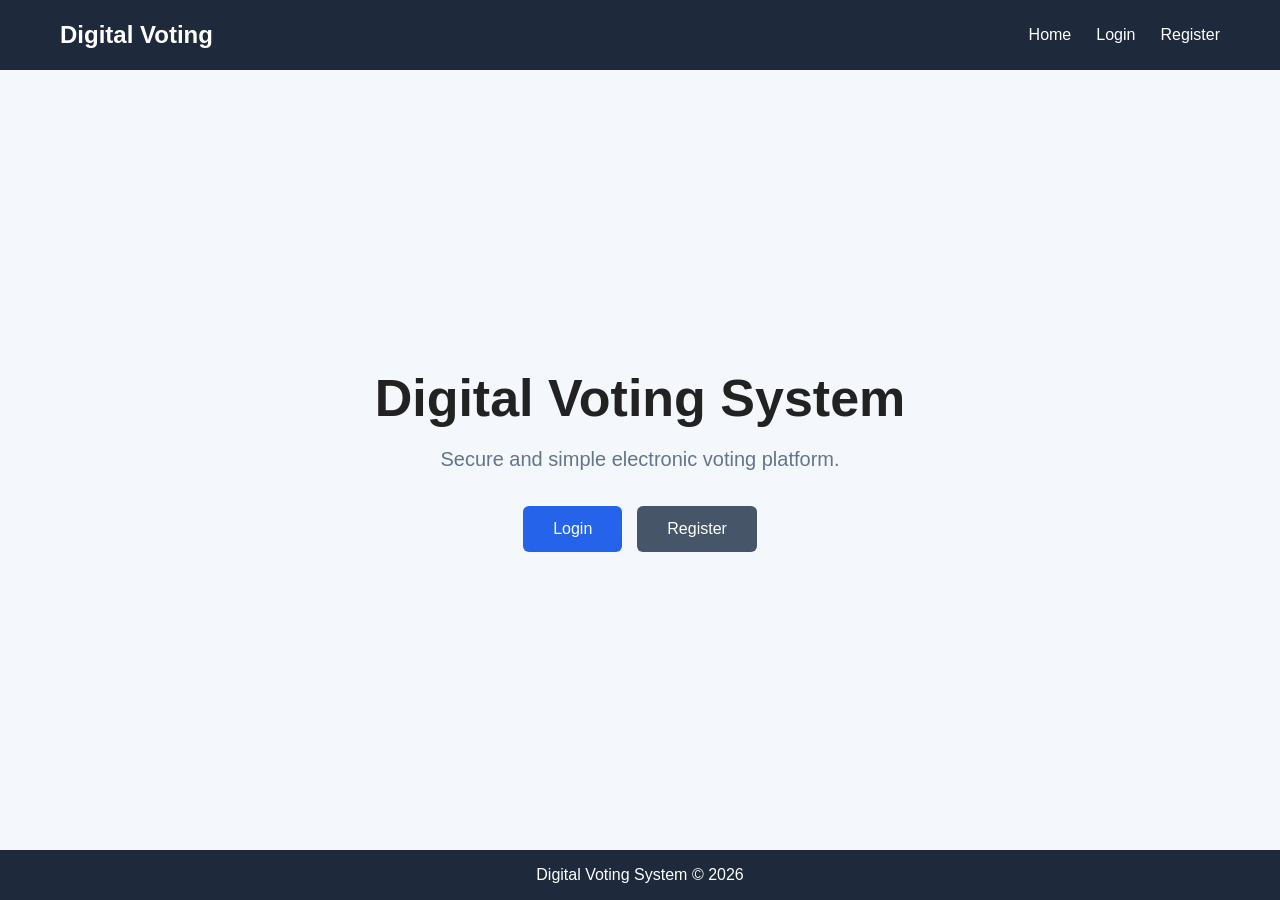
<file: frontend/index.html>
<!DOCTYPE html>
<html lang="en">

<head>
    <meta charset="UTF-8">
    <meta name="viewport" content="width=device-width, initial-scale=1.0">

    <title>Digital Voting System</title>

    <link rel="stylesheet" href="css/style.css">
</head>

<body>

    <header class="navbar">

        <div class="logo">
            Digital Voting
        </div>

        <nav>
            <a href="index.html">Home</a>
            <a href="login.html">Login</a>
            <a href="register.html">Register</a>
        </nav>

    </header>


    <main class="hero">

        <div class="hero-content">

            <h1>
                Digital Voting System
            </h1>

            <p>
                Secure and simple electronic voting platform.
            </p>

            <div class="buttons">

                <a href="login.html" class="btn">
                    Login
                </a>

                <a href="register.html" class="btn secondary">
                    Register
                </a>

            </div>

        </div>

    </main>


    <footer>

        <p>
            Digital Voting System © 2026
        </p>

    </footer>

</body>

</html>
</file>
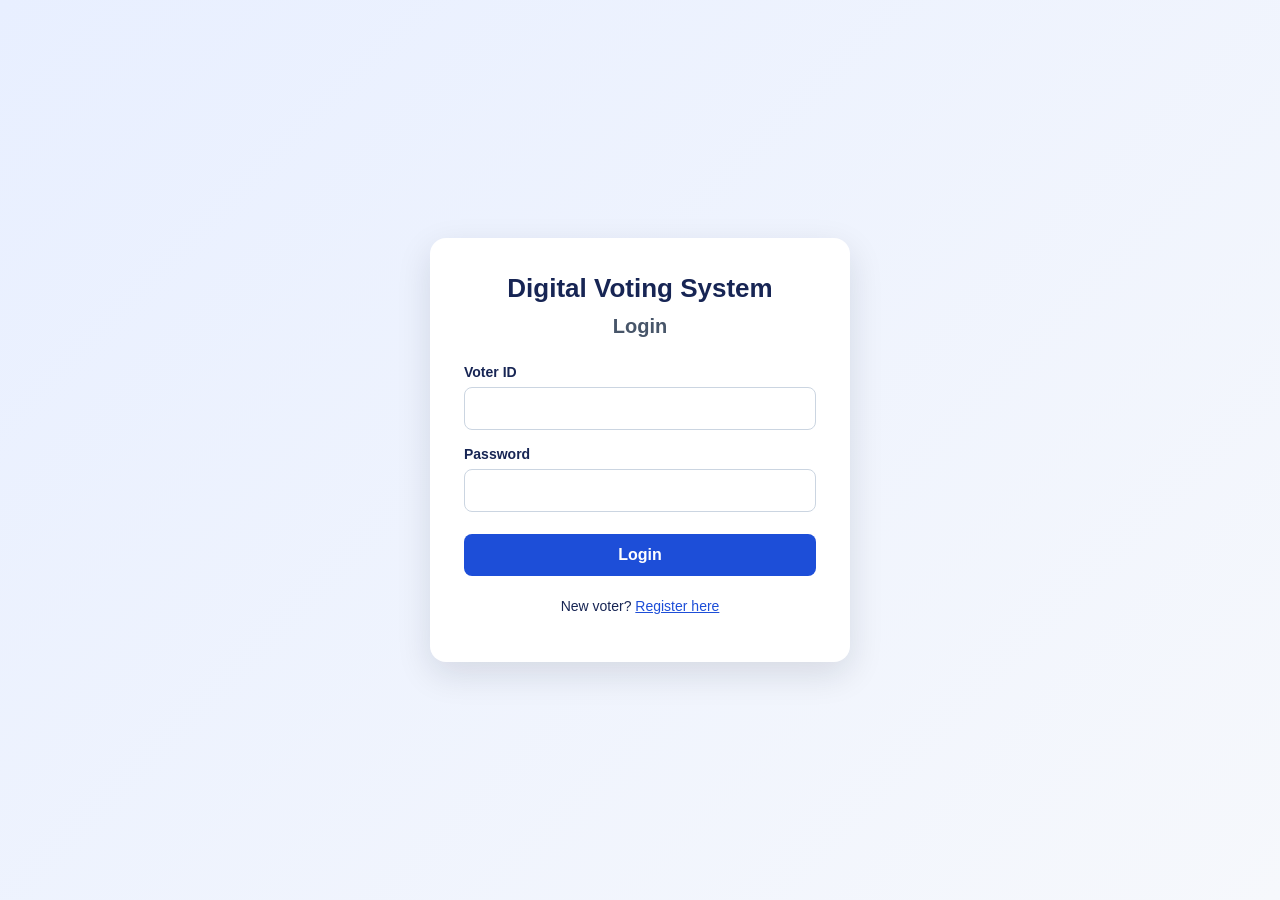
<file: frontend/dashboard.html>
<!DOCTYPE html>
<html lang="en">
<head>
  <meta charset="UTF-8">
  <meta name="viewport" content="width=device-width, initial-scale=1">
  <title>Admin Dashboard | Digital Voting</title>
  <link rel="stylesheet" href="css/admin.css">
</head>
<body>
  <header class="topbar">
    <div>
      <h1>Digital Voting System</h1>
      <p>Administration Console</p>
    </div>
    <button id="logoutButton" class="logout">Logout</button>
  </header>

  <main class="page">
    <section class="welcome panel">
      <div>
        <h2>Admin Dashboard</h2>
        <p id="welcome">Checking session...</p>
      </div>
      <span id="roleBadge">ADMIN</span>
    </section>

    <p id="globalMessage" role="status"></p>

    <section class="panel">
      <h2>Create Election</h2>
      <form id="createElectionForm" class="form-grid">
        <label>Election Code
          <input id="electionCode" required placeholder="ELECTION-2027-001">
        </label>
        <label>Election Title
          <input id="electionTitle" required placeholder="Student Council Election">
        </label>
        <label>Description
          <input id="electionDescription" placeholder="Election details">
        </label>
        <label>Start Date and Time
          <input id="startTime" type="datetime-local" required>
        </label>
        <label>End Date and Time
          <input id="endTime" type="datetime-local" required>
        </label>
        <button type="submit">Create Election</button>
      </form>
      <p id="electionMessage" class="message" role="status"></p>
    </section>

    <section class="panel">
      <h2>Update Election Status</h2>
      <form id="statusForm" class="form-grid">
        <label>Election Code
          <input id="statusElectionCode" required>
        </label>
        <label>New Status
          <select id="electionStatus" required>
            <option value="DRAFT">DRAFT</option>
            <option value="SCHEDULED">SCHEDULED</option>
            <option value="LIVE">LIVE</option>
            <option value="CLOSED">CLOSED</option>
            <option value="RESULT_DECLARED">RESULT_DECLARED</option>
          </select>
        </label>
        <button type="submit">Update Status</button>
      </form>
      <p id="statusMessage" class="message" role="status"></p>
    </section>

    <section class="panel">
      <h2>Add Candidate</h2>
      <form id="candidateForm" class="form-grid">
        <label>Election Code
          <input id="candidateElectionCode" required>
        </label>
        <label>Candidate Code
          <input id="candidateCode" required placeholder="CAND-001">
        </label>
        <label>Candidate Name
          <input id="candidateName" required>
        </label>
        <label>Party Name
          <input id="partyName">
        </label>
        <label>Symbol
          <input id="candidateSymbol">
        </label>
        <button type="submit">Add Candidate</button>
      </form>
      <p id="candidateMessage" class="message" role="status"></p>
    </section>

    <section class="panel">
      <h2>Voter Eligibility</h2>
      <form id="eligibilityForm" class="form-grid">
        <label>Election Code
          <input id="eligibilityElectionCode" required>
        </label>
        <label>Voter ID
          <input id="eligibilityVoterId" required>
        </label>
        <label>Eligibility
          <select id="eligibilityStatus" required>
            <option value="ELIGIBLE">ELIGIBLE</option>
            <option value="INELIGIBLE">INELIGIBLE</option>
          </select>
        </label>
        <button type="submit">Save Eligibility</button>
      </form>
      <p id="eligibilityMessage" class="message" role="status"></p>
    </section>
  </main>

  <script src="js/api.js"></script>
  <script src="js/dashboard.js"></script>
</body>
</html>
</file>
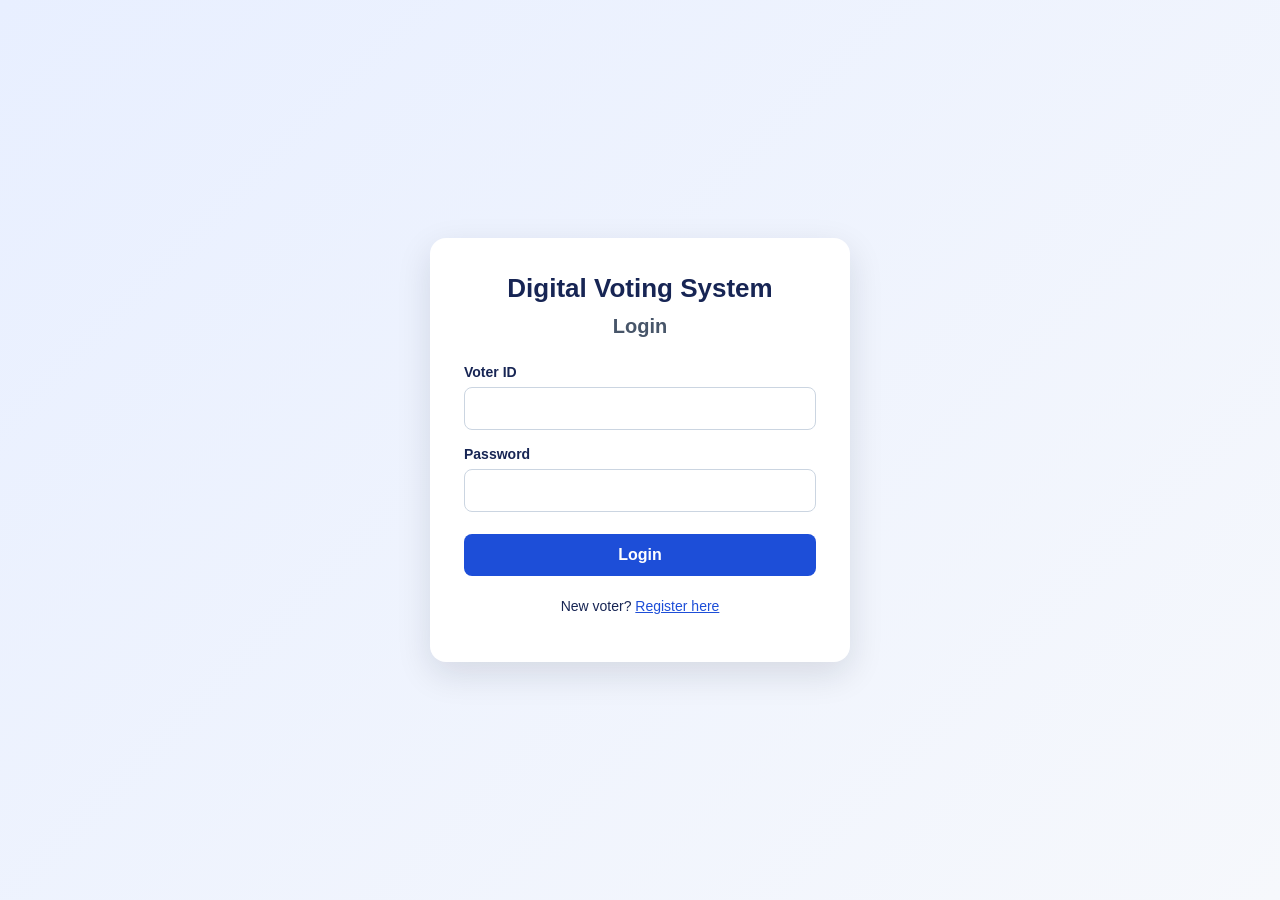
<file: frontend/login.html>
<!DOCTYPE html>
<html lang="en">
<head>
  <meta charset="UTF-8">
  <meta name="viewport" content="width=device-width, initial-scale=1">
  <title>Login | Digital Voting System</title>
  <link rel="stylesheet" href="css/login.css">
</head>
<body>
  <main class="container">
    <h1>Digital Voting System</h1>
    <h2>Login</h2>
    <form id="loginForm">
      <label for="voterId">Voter ID</label>
      <input id="voterId" name="voterId" required autocomplete="username">

      <label for="password">Password</label>
      <input id="password" name="password" type="password"
             required autocomplete="current-password">

      <button type="submit">Login</button>
      <p id="message" role="status" aria-live="polite"></p>
    </form>
    <p>New voter? <a href="register.html">Register here</a></p>
  </main>
  <script src="js/api.js"></script>
  <script src="js/login.js"></script>
</body>
</html>
</file>
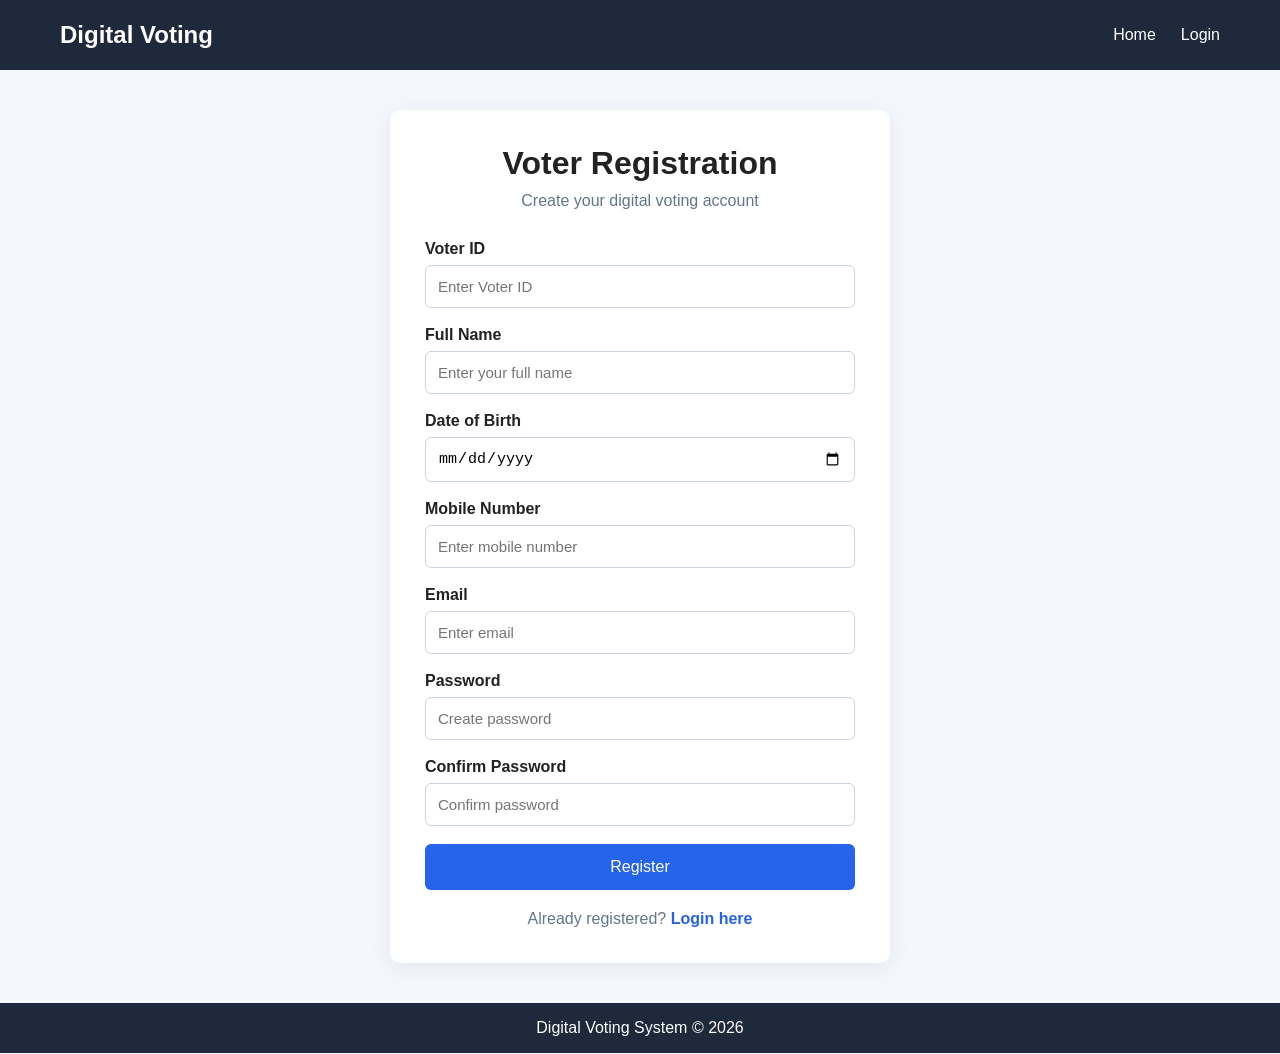
<file: frontend/register.html>
<!DOCTYPE html>
<html lang="en">

<head>
    <meta charset="UTF-8">
    <meta name="viewport" content="width=device-width, initial-scale=1.0">

    <title>Voter Registration</title>

    <link rel="stylesheet" href="css/style.css">
</head>

<body>

    <header class="navbar">

        <div class="logo">
            Digital Voting
        </div>

        <nav>
            <a href="index.html">Home</a>
            <a href="login.html">Login</a>
        </nav>

    </header>


    <main class="form-container">

        <div class="form-card">

            <h1>Voter Registration</h1>

            <p class="form-subtitle">
                Create your digital voting account
            </p>


            <form id="registerForm">

                <div class="form-group">
                    <label for="voterId">Voter ID</label>

                    <input
                        type="text"
                        id="voterId"
                        name="voterId"
                        placeholder="Enter Voter ID"
                        required
                    >
                </div>


                <div class="form-group">
                    <label for="name">Full Name</label>

                    <input
                        type="text"
                        id="name"
                        name="name"
                        placeholder="Enter your full name"
                        required
                    >
                </div>


                <div class="form-group">
                    <label for="dob">Date of Birth</label>

                    <input
                        type="date"
                        id="dob"
                        name="dob"
                        required
                    >
                </div>


                <div class="form-group">
                    <label for="mobile">Mobile Number</label>

                    <input
                        type="tel"
                        id="mobile"
                        name="mobile"
                        placeholder="Enter mobile number"
                        pattern="[0-9]{10}"
                        required
                    >
                </div>


                <div class="form-group">
                    <label for="email">Email</label>

                    <input
                        type="email"
                        id="email"
                        name="email"
                        placeholder="Enter email"
                        required
                    >
                </div>


                <div class="form-group">
                    <label for="password">Password</label>

                    <input
                        type="password"
                        id="password"
                        name="password"
                        placeholder="Create password"
                        required
                    >
                </div>


                <div class="form-group">
                    <label for="confirmPassword">
                        Confirm Password
                    </label>

                    <input
                        type="password"
                        id="confirmPassword"
                        name="confirmPassword"
                        placeholder="Confirm password"
                        required
                    >
                </div>


                <button type="submit" class="btn full-width">
                    Register
                </button>

            </form>


            <p id="message" class="message"></p>


            <p class="login-link">
                Already registered?
                <a href="login.html">Login here</a>
            </p>

        </div>

    </main>


    <footer>

        <p>
            Digital Voting System © 2026
        </p>

    </footer>


    <script src="js/auth.js"></script>

</body>

</html>
</file>
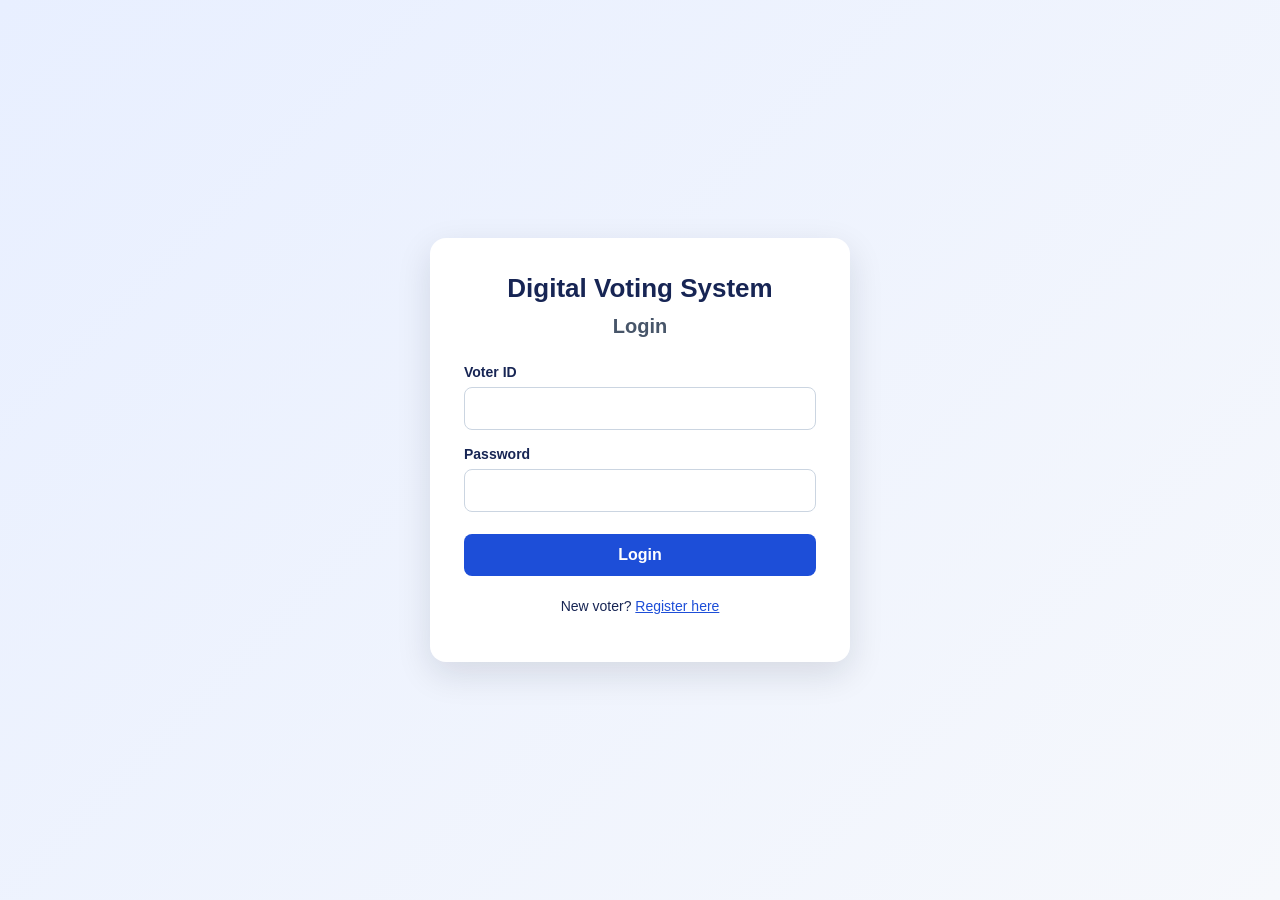
<file: frontend/voter-dashboard.html>
<!DOCTYPE html>
<html lang="en">
<head>
  <meta charset="UTF-8">
  <meta name="viewport" content="width=device-width, initial-scale=1.0">
  <title>Voter Dashboard | Digital Voting</title>
  <link rel="stylesheet" href="css/voter.css">
</head>
<body>
  <header class="topbar">
    <div>
      <h1>Digital Voting</h1>
      <p>Voter Dashboard</p>
    </div>
    <div class="account">
      <span id="voterLabel">Voter</span>
      <button id="logoutBtn" class="secondary">Logout</button>
    </div>
  </header>

  <main class="container">
    <section class="welcome">
      <h2>Welcome to your voting portal</h2>
      <p>Review election details and select an election to view its candidates.</p>
    </section>

    <p id="pageMessage" class="message" role="status"></p>

    <section>
      <div class="section-heading">
        <h2>Available Elections</h2>
        <button id="refreshBtn" class="secondary">Refresh</button>
      </div>
      <div id="electionsList" class="elections-grid">
        <p>Loading elections...</p>
      </div>
    </section>

    <section id="candidateSection" class="candidate-section" hidden>
      <h2 id="selectedElectionTitle">Candidates</h2>
      <p id="electionDetails"></p>
      <p id="candidateMessage" class="message" role="status"></p>
      <div id="candidatesList" class="candidates-grid"></div>
    </section>

    <section id="receiptSection" class="receipt" hidden>
      <h2>Vote receipt</h2>
      <p id="receiptMessage"></p>
      <p>Election: <strong id="receiptElection"></strong></p>
      <p>Candidate code: <strong id="receiptCandidate"></strong></p>
      <p>Receipt ID: <strong id="receiptId"></strong></p>
      <p>Recorded at: <strong id="receiptTime"></strong></p>
      <p>Keep this receipt ID for your records.</p>
    </section>
  </main>

  <script src="js/api.js"></script>
  <script src="js/voter-dashboard.js"></script>
</body>
</html>
</file>
<file: frontend/css/style.css>
* {
    margin: 0;
    padding: 0;
    box-sizing: border-box;
}

body {
    font-family: Arial, sans-serif;
    background: #f4f7fb;
    color: #222;
}


/* Navbar */

.navbar {
    height: 70px;
    background: #1e293b;

    display: flex;
    align-items: center;
    justify-content: space-between;

    padding: 0 60px;
}

.logo {
    color: white;
    font-size: 24px;
    font-weight: bold;
}

.navbar nav {
    display: flex;
    gap: 25px;
}

.navbar a {
    color: white;
    text-decoration: none;
}

.navbar a:hover {
    text-decoration: underline;
}


/* Hero */

.hero {
    min-height: calc(100vh - 120px);

    display: flex;
    justify-content: center;
    align-items: center;

    text-align: center;
}

.hero-content {
    max-width: 700px;
}

.hero h1 {
    font-size: 52px;
    margin-bottom: 20px;
}

.hero p {
    font-size: 20px;
    color: #64748b;
    margin-bottom: 35px;
}


/* Buttons */

.buttons {
    display: flex;
    justify-content: center;
    gap: 15px;
}

.btn {
    display: inline-block;

    padding: 14px 30px;

    background: #2563eb;
    color: white;

    text-decoration: none;

    border-radius: 6px;

    font-size: 16px;
}

.btn:hover {
    background: #1d4ed8;
}

.btn.secondary {
    background: #475569;
}

.btn.secondary:hover {
    background: #334155;
}


/* Footer */

footer {
    height: 50px;

    display: flex;
    align-items: center;
    justify-content: center;

    background: #1e293b;
    color: white;
}



/* =========================
   FORM PAGES
========================= */

.form-container {
    min-height: calc(100vh - 120px);

    display: flex;
    justify-content: center;
    align-items: center;

    padding: 40px 20px;
}

.form-card {
    width: 100%;
    max-width: 500px;

    background: white;

    padding: 35px;

    border-radius: 10px;

    box-shadow: 0 5px 25px rgba(0, 0, 0, 0.08);
}

.form-card h1 {
    text-align: center;
    margin-bottom: 10px;
}

.form-subtitle {
    text-align: center;
    color: #64748b;

    margin-bottom: 30px;
}

.form-group {
    margin-bottom: 18px;
}

.form-group label {
    display: block;

    margin-bottom: 7px;

    font-weight: bold;
}

.form-group input {
    width: 100%;

    padding: 12px;

    border: 1px solid #cbd5e1;

    border-radius: 6px;

    font-size: 15px;
}

.form-group input:focus {
    outline: none;

    border-color: #2563eb;

    box-shadow: 0 0 0 2px rgba(37, 99, 235, 0.1);
}

.full-width {
    width: 100%;

    border: none;

    cursor: pointer;
}

.message {
    margin-top: 15px;

    text-align: center;

    font-weight: bold;
}

.login-link {
    margin-top: 20px;

    text-align: center;

    color: #64748b;
}

.login-link a {
    color: #2563eb;

    text-decoration: none;

    font-weight: bold;
}
</file>
<file: frontend/css/admin.css>
* { box-sizing: border-box; }

body {
  margin: 0;
  font-family: Arial, sans-serif;
  color: #172554;
  background: #f1f5f9;
}

.topbar {
  background: #172554;
  color: white;
  padding: 20px 5%;
  display: flex;
  justify-content: space-between;
  align-items: center;
  gap: 20px;
}

.topbar h1 { margin: 0; font-size: 25px; }
.topbar p { margin: 6px 0 0; color: #cbd5e1; }

.page {
  width: min(1100px, 92%);
  margin: 28px auto;
}

.panel {
  background: white;
  padding: 24px;
  margin-bottom: 22px;
  border-radius: 12px;
  box-shadow: 0 4px 18px #0f172a0d;
}

.panel h2 { margin-top: 0; font-size: 20px; }

.welcome {
  display: flex;
  align-items: center;
  justify-content: space-between;
  gap: 16px;
}

.welcome h2 { margin-bottom: 8px; }

#roleBadge {
  background: #dbeafe;
  color: #1d4ed8;
  border-radius: 20px;
  padding: 8px 14px;
  font-weight: bold;
}

.form-grid {
  display: grid;
  grid-template-columns: repeat(2, minmax(0, 1fr));
  gap: 18px;
}

label { display: block; font-size: 14px; font-weight: bold; }

input, select {
  display: block;
  width: 100%;
  margin-top: 7px;
  padding: 11px;
  border: 1px solid #cbd5e1;
  border-radius: 7px;
  font-size: 15px;
  background: white;
}

input:focus, select:focus {
  outline: 2px solid #bfdbfe;
  border-color: #2563eb;
}

button {
  padding: 12px 16px;
  background: #2563eb;
  border: 0;
  border-radius: 7px;
  color: white;
  font-size: 14px;
  font-weight: bold;
  cursor: pointer;
  align-self: end;
}

button:hover { background: #1d4ed8; }
button:disabled { opacity: .6; cursor: wait; }

.logout { background: #dc2626; }
.logout:hover { background: #b91c1c; }

.message, #globalMessage {
  overflow-wrap: anywhere;
  line-height: 1.5;
}

@media (max-width: 650px) {
  .form-grid { grid-template-columns: 1fr; }
  .topbar { padding: 18px 4%; }
  .topbar h1 { font-size: 20px; }
  .panel { padding: 18px; }
}
</file>
<file: frontend/css/login.css>
* {
  box-sizing: border-box;
}

body {
  margin: 0;
  min-height: 100vh;
  font-family: Arial, sans-serif;
  background: linear-gradient(135deg, #e8efff, #f6f8fc);
  color: #172554;
  display: flex;
  justify-content: center;
  align-items: center;
  padding: 24px;
}

.container {
  width: 100%;
  max-width: 420px;
  background: white;
  padding: 34px;
  border-radius: 16px;
  box-shadow: 0 12px 35px rgba(15, 23, 42, 0.12);
}

h1 {
  font-size: 26px;
  line-height: 1.3;
  text-align: center;
  margin: 0 0 10px;
}

h2 {
  text-align: center;
  font-size: 20px;
  margin: 0 0 26px;
  color: #475569;
}

label {
  display: block;
  margin: 16px 0 7px;
  font-size: 14px;
  font-weight: 600;
}

input {
  display: block;
  width: 100%;
  padding: 12px;
  border: 1px solid #cbd5e1;
  border-radius: 8px;
  font-size: 15px;
}

input:focus {
  outline: 2px solid #93c5fd;
  border-color: #2563eb;
}

button {
  width: 100%;
  padding: 12px;
  margin-top: 22px;
  border: 0;
  border-radius: 8px;
  background: #1d4ed8;
  color: white;
  font-size: 16px;
  font-weight: 600;
  cursor: pointer;
}

button:hover {
  background: #1e40af;
}

button:disabled {
  opacity: 0.65;
  cursor: wait;
}

#message {
  overflow-wrap: anywhere;
  font-size: 14px;
  line-height: 1.5;
}

.container > p {
  text-align: center;
  margin-top: 22px;
  font-size: 14px;
}

a {
  color: #1d4ed8;
}

input {
  display: block;
  width: 100%;
  padding: 12px;
  border: 1px solid #cbd5e1;
  border-radius: 8px;
  font-size: 15px;
}

input:focus {
  outline: 2px solid #93c5fd;
  border-color: #2563eb;
}

button {
  width: 100%;
  padding: 12px;
  margin-top: 22px;
  border: 0;
  border-radius: 8px;
  background: #1d4ed8;
  color: white;
  font-size: 16px;
  font-weight: 600;
  cursor: pointer;
}

button:hover {
  background: #1e40af;
}

button:disabled {
  opacity: 0.65;
  cursor: wait;
}

#message {
  overflow-wrap: anywhere;
  font-size: 14px;
  line-height: 1.5;
}

.container > p {
  text-align: center;
  margin-top: 22px;
  font-size: 14px;
}

a {
  color: #1d4ed8;
}
</file>
<file: frontend/css/voter.css>
* { box-sizing: border-box; }
body {
  margin: 0;
  background: #f3f6fb;
  color: #172033;
  font-family: Arial, sans-serif;
}
.topbar {
  background: #152b50;
  color: white;
  padding: 18px 5%;
  display: flex;
  align-items: center;
  justify-content: space-between;
  gap: 16px;
}
.topbar h1, .topbar p { margin: 3px 0; }
.account { display: flex; align-items: center; gap: 14px; }
.container { max-width: 1100px; margin: 28px auto; padding: 0 18px; }
.welcome, .election-card, .candidate-card, .receipt {
  background: white;
  border-radius: 12px;
  padding: 20px;
  box-shadow: 0 3px 14px #182d4d12;
}
.welcome { margin-bottom: 28px; }
.section-heading { display: flex; justify-content: space-between; align-items: center; }
.elections-grid, .candidates-grid {
  display: grid;
  grid-template-columns: repeat(auto-fit, minmax(250px, 1fr));
  gap: 18px;
  margin: 16px 0 28px;
}
.election-card h3, .candidate-card h3 { margin-top: 0; }
.status {
  display: inline-block;
  padding: 5px 10px;
  border-radius: 20px;
  background: #e5edff;
  color: #204e9b;
  font-size: 12px;
  font-weight: bold;
}
button {
  border: 0;
  border-radius: 7px;
  padding: 11px 16px;
  background: #2358bd;
  color: white;
  cursor: pointer;
  font-weight: 600;
}
button:hover { filter: brightness(.94); }
button:disabled { opacity: .55; cursor: not-allowed; }
button.secondary { background: #e4eaf3; color: #1b2b46; }
.message { min-height: 20px; }
.message.error { color: #b42318; }
.message.success { color: #167341; }
.candidate-section { margin-top: 32px; }
.candidate-card { border: 2px solid transparent; }
.candidate-card.selected { border-color: #2358bd; }
.receipt { margin: 24px 0; border-left: 5px solid #16804a; overflow-wrap: anywhere; }
[hidden] { display: none !important; }
@media (max-width: 600px) {
  .topbar { align-items: flex-start; }
  .account { flex-direction: column; align-items: flex-end; }
}
</file>
